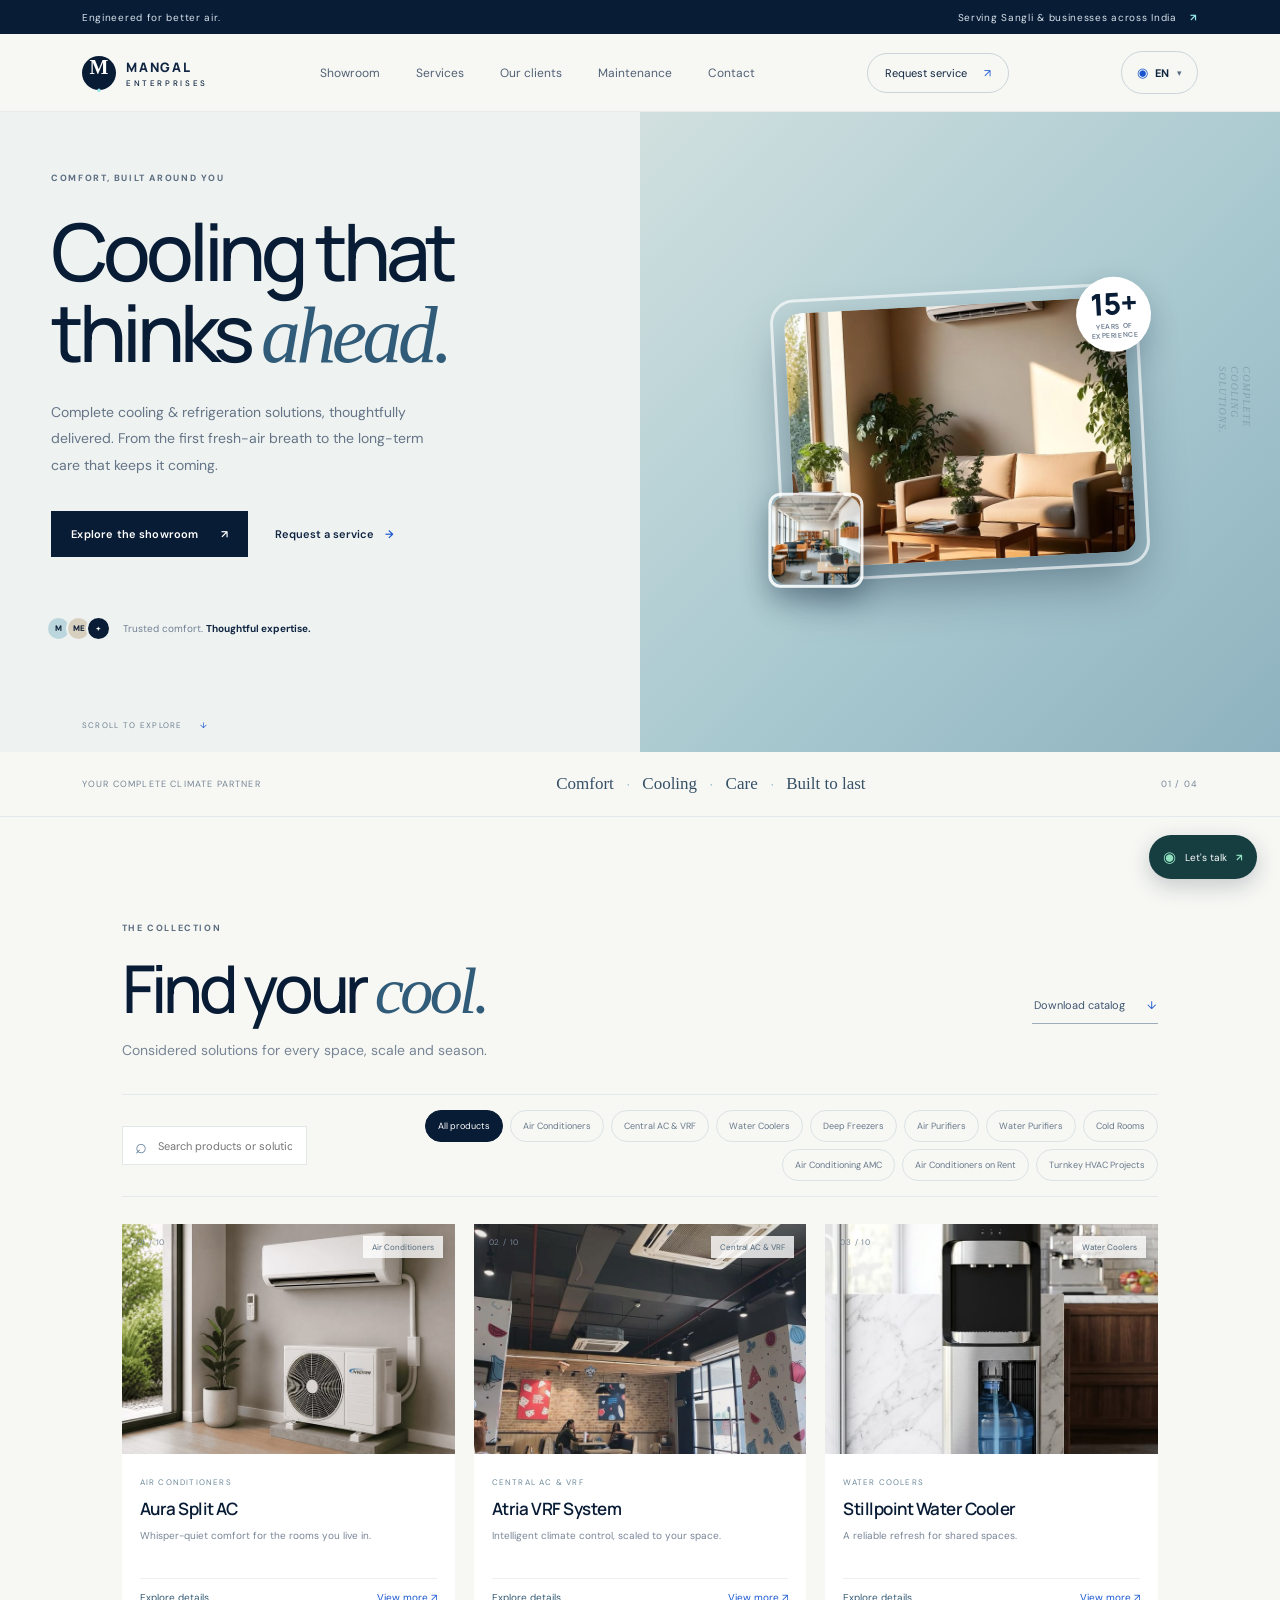
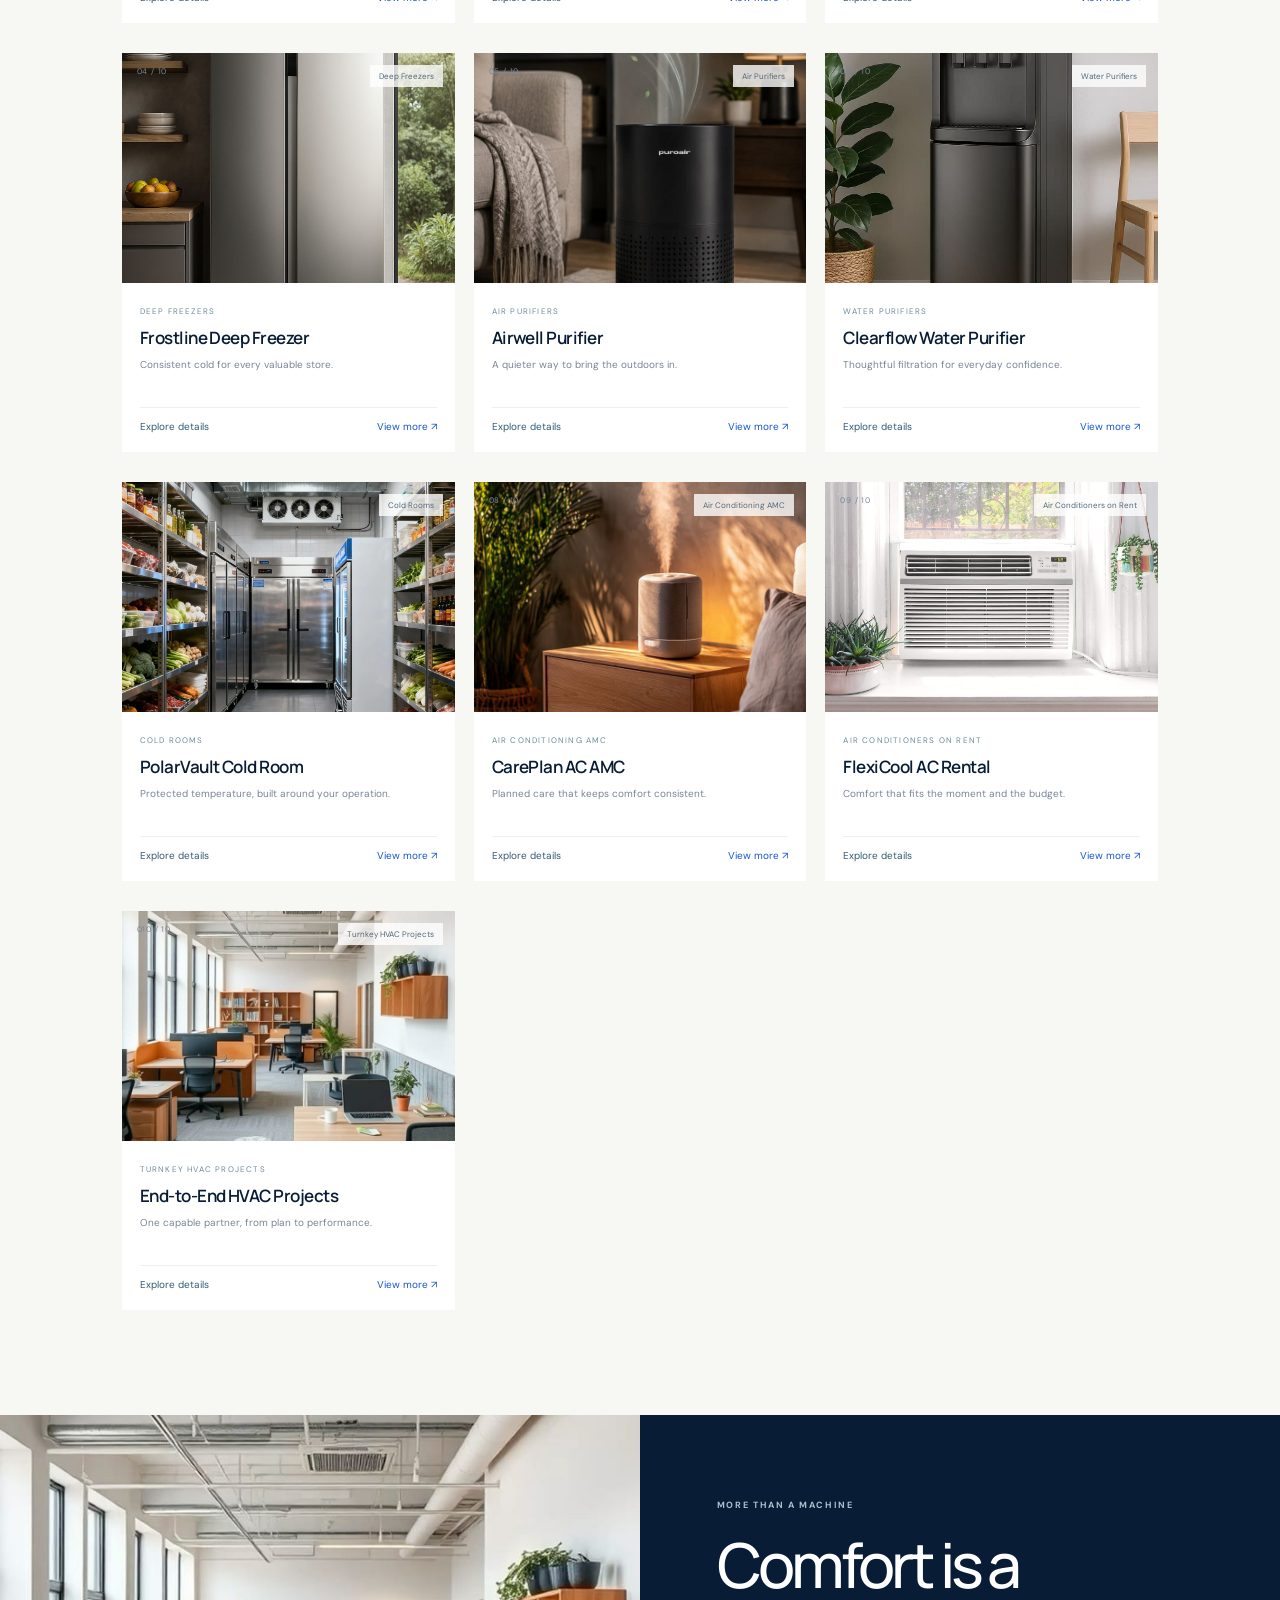
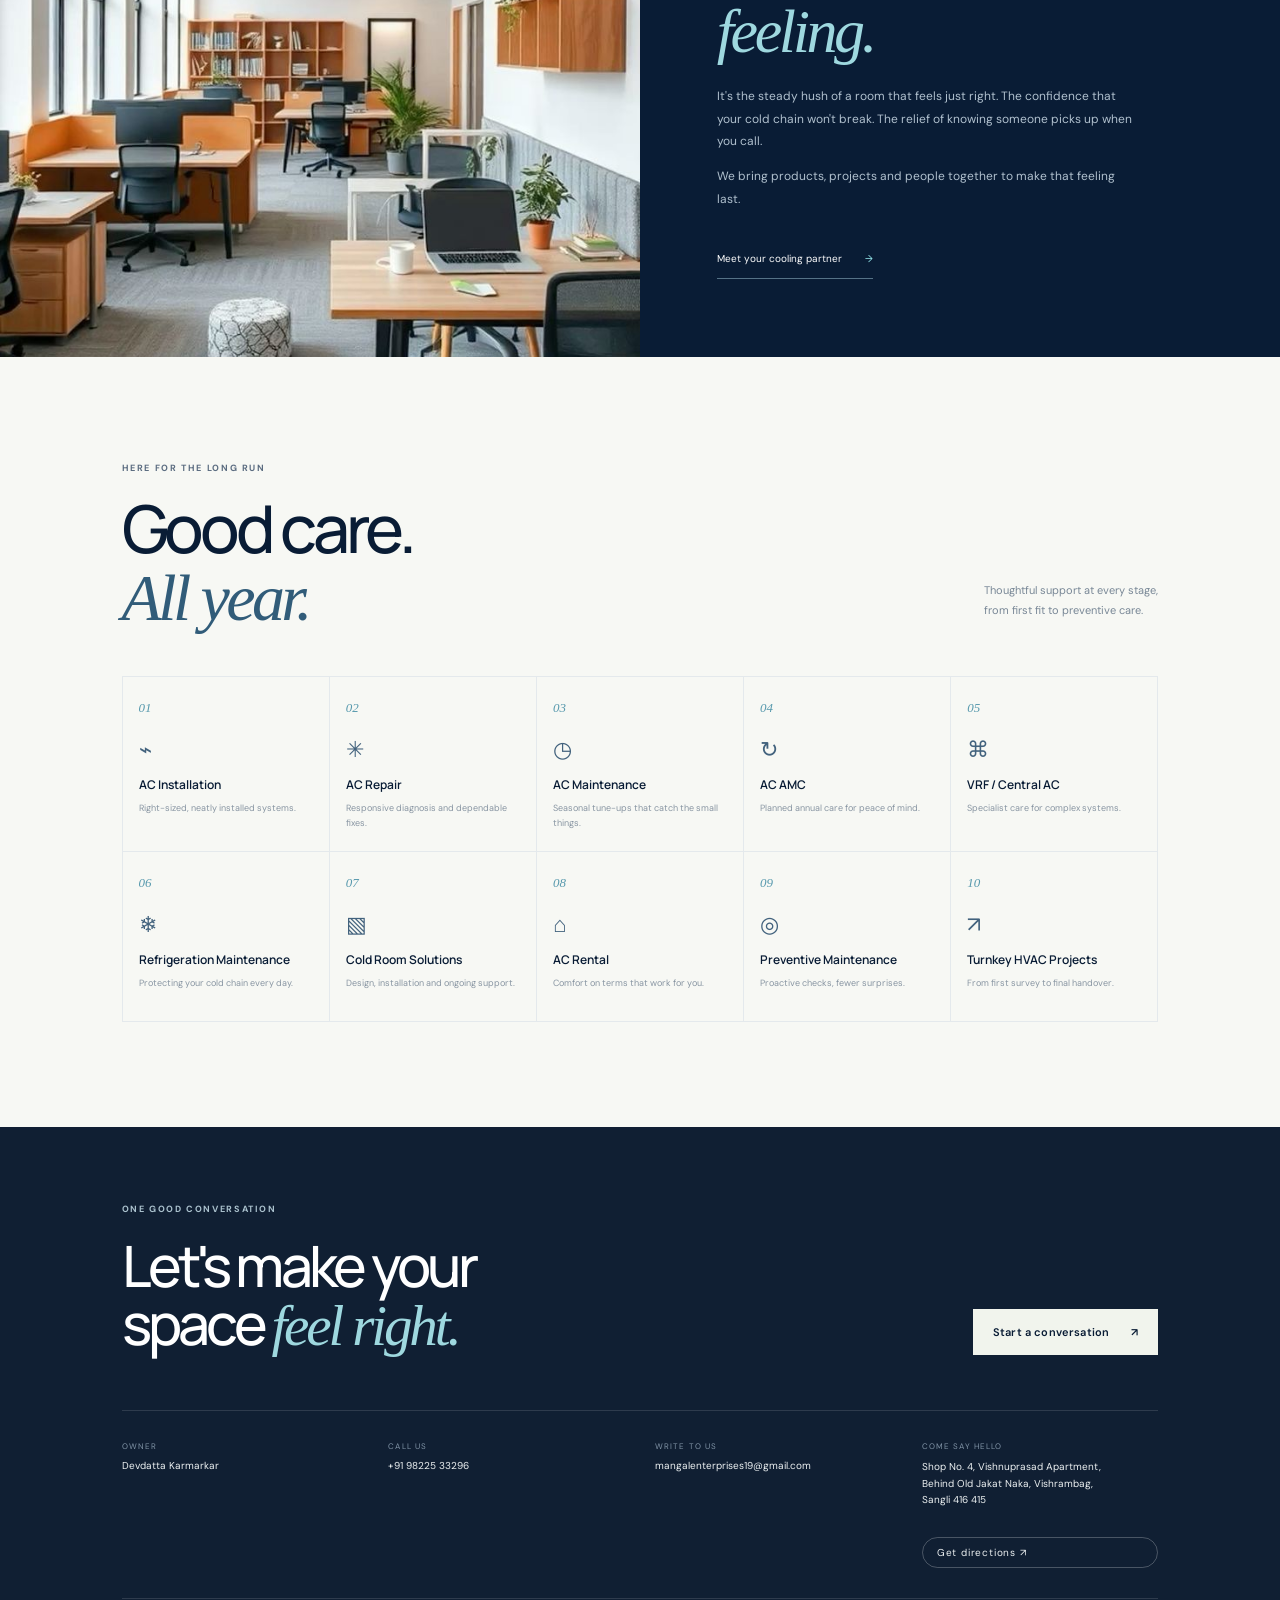
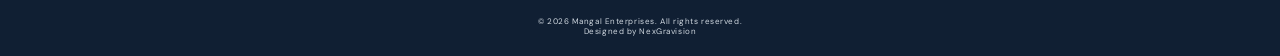
<file: index.html>
﻿<!doctype html>
<html lang="en">
<head>
<meta charset="utf-8"><meta name="viewport" content="width=device-width,initial-scale=1"><meta name="theme-color" content="#071a33">
<meta name="description" content="Mangal Enterprises - complete cooling, refrigeration and HVAC solutions. Explore our product showroom and request a service.">
<title>Mangal Enterprises | Cooling, considered.</title>
<link rel="preconnect" href="https://fonts.googleapis.com"><link rel="preconnect" href="https://fonts.gstatic.com" crossorigin><link href="https://fonts.googleapis.com/css2?family=DM+Sans:wght@400;500;600;700&family=Manrope:wght@400;500;600;700;800&family=Noto+Sans+Devanagari:wght@400;500;600;700&display=swap" rel="stylesheet">
<link rel="stylesheet" href="styles.css"><script defer src="app.js"></script>
</head>
<body>
<div class="topline"><span>Engineered for better air.</span><span>Serving Sangli & businesses across India <b>↗</b></span></div>
<header class="nav"><a class="brand" href="#home"><span class="brandmark">M<span>·</span></span><span class="brandname">MANGAL <small>ENTERPRISES</small></span></a><button class="menu-toggle" aria-label="Open menu">☰</button><nav><a href="#catalog">Showroom</a><a href="#services">Services</a><a href="clients.html">Our clients</a><a href="maintenance.html">Maintenance</a><a href="#contact">Contact</a></nav><a class="nav-cta" href="maintenance.html">Request service <span>↗</span></a><div class="lang-wrap notranslate"><button class="lang-btn" id="lang-btn" aria-haspopup="true" aria-expanded="false" aria-label="Select language"><span class="lang-globe">◉</span><span id="lang-current">EN</span><span class="lang-caret">▾</span></button><div class="lang-menu" id="lang-menu" role="menu"><button data-lang="en" class="active" role="menuitem"><span>English</span><i>✓</i></button><button data-lang="mr" role="menuitem"><span>मराठी</span><i>✓</i></button><button data-lang="hi" role="menuitem"><span>हिन्दी</span><i>✓</i></button></div></div><div id="google_translate_element" class="notranslate" aria-hidden="true"></div></header>
<main>
<section class="hero" id="home"><div class="hero-copy"><div class="eyebrow"> COMFORT, BUILT AROUND YOU</div><h1>Cooling that<br>thinks <em>ahead.</em></h1><p class="hero-intro">Complete cooling & refrigeration solutions, thoughtfully delivered. From the first fresh-air breath to the long-term care that keeps it coming.</p><div class="hero-actions"><a class="button primary" href="#catalog">Explore the showroom <span>↗</span></a><a class="text-link" href="maintenance.html">Request a service <span>→</span></a></div><div class="hero-note"><span class="avatars"><i>M</i><i>ME</i><i>+</i></span><span>Trusted comfort. <b>Thoughtful expertise.</b></span></div></div><div class="hero-art"><div class="hero-frame"><img class="hero-photo" src="images/326e2e2156673f6d4dacec8d44c38861.jpg" alt="Cool, comfortable living room served by Mangal Enterprises" loading="lazy"><div class="hero-frame-border"></div><div class="hero-badge"><span class="hero-badge-num">15+</span><span class="hero-badge-label">Years of<br>Experience</span></div><div class="hero-thumb"><img src="images/dc40385db6985132648f4f833fce5d20.jpg" alt="Mangal Enterprises HVAC installation" loading="lazy"></div></div><span class="hero-side-text">COMPLETE<br>COOLING<br>SOLUTIONS.</span></div><div class="hero-scroll">SCROLL TO EXPLORE <span>↓</span></div></section>
<section class="trust-strip"><span>YOUR COMPLETE CLIMATE PARTNER</span><div>Comfort <b>·</b> Cooling <b>·</b> Care <b>·</b> Built to last</div><span>01 / 04</span></section>
<section class="catalog section" id="catalog"><div class="section-head"><div><div class="eyebrow"> THE COLLECTION</div><h2>Find your <em>cool.</em></h2></div><a class="download-link" href="assets/mangal-enterprises-catalog.pdf" download>Download catalog <span>↓</span></a></div><p class="section-sub">Considered solutions for every space, scale and season.</p><div class="catalog-tools"><div class="searchbox"><span>⌕</span><input id="search" placeholder="Search products or solutions…" aria-label="Search products"></div><div class="filters" id="filters"></div></div><div class="product-grid" id="products"></div></section>
<section class="manifesto"><div class="manifesto-art"><img class="manifesto-photo" src="images/dc40385db6985132648f4f833fce5d20.jpg" alt="Mangal Enterprises HVAC installation" loading="lazy"></div><div class="manifesto-copy"><div class="eyebrow light"> MORE THAN A MACHINE</div><h2>Comfort is a<br><em>feeling.</em></h2><p>It's the steady hush of a room that feels just right. The confidence that your cold chain won't break. The relief of knowing someone picks up when you call.</p><p>We bring products, projects and people together to make that feeling last.</p><a class="light-link" href="#services">Meet your cooling partner <span>→</span></a></div></section>
<section class="services section" id="services"><div class="section-head"><div><div class="eyebrow"> HERE FOR THE LONG RUN</div><h2>Good care.<br><em>All year.</em></h2></div><p class="head-aside">Thoughtful support at every stage,<br>from first fit to preventive care.</p></div><div class="service-grid" id="services-grid"></div></section>
<section class="contact" id="contact"><div class="contact-top"><div><div class="eyebrow light"> ONE GOOD CONVERSATION</div><h2>Let's make your<br>space <em>feel right.</em></h2></div><a class="button cream" id="contact-whatsapp" href="#">Start a conversation <span>↗</span></a></div><div class="contact-bottom"><div><small>OWNER</small><span>Devdatta Karmarkar</span></div><div><small>CALL US</small><a href="tel:+919822533296">+91 98225 33296</a></div><div><small>WRITE TO US</small><a href="mailto:mangalenterprises19@gmail.com">mangalenterprises19@gmail.com</a></div><div class="contact-address"><small>COME SAY HELLO</small><span>Shop No. 4, Vishnuprasad Apartment,<br>Behind Old Jakat Naka, Vishrambag,<br>Sangli 416 415</span></div><div class="contact-map-row"><a class="map-link" href="https://www.google.com/maps/search/?api=1&query=Vishnuprasad+Apartment+Behind+Old+Jakat+Naka+Vishrambag+Sangli+416415" target="_blank" rel="noopener">Get directions ↗</a></div></div><footer><div style="text-align:center"><div>© 2026 Mangal Enterprises. All rights reserved.</div><div>Designed by NexGravision</div></div></footer></section>
</main><a class="whatsapp-float" id="float-whatsapp" href="#" aria-label="Chat on WhatsApp"><span class="wa-icon">◉</span><span>Let's talk</span><b>↗</b></a>
<dialog id="product-dialog"><button class="dialog-close" aria-label="Close">×</button><div id="dialog-content"></div></dialog>
<dialog id="enquiry-dialog"><button class="dialog-close" aria-label="Close">×</button><div class="enquiry-wrap"><div class="eyebrow"> A GOOD PLACE TO START</div><h2>Tell us what<br>you <em>have in mind.</em></h2><p>We’ll help you find the right fit.</p><form id="enquiry-form"><input name="name" required placeholder="Your name"><input name="mobile" required type="tel" placeholder="Mobile number"><input name="email" type="email" placeholder="Email address"><input name="product" readonly><div class="form-row"><input name="quantity" type="number" min="1" value="1" aria-label="Quantity"><input name="location" required placeholder="Your location"></div><textarea name="message" rows="3" placeholder="Tell us a little more…"></textarea><button class="button primary" type="submit">Send enquiry <span>↗</span></button><div class="success enquiry-success" role="status" hidden><span class="success-icon">✓</span><strong>Thanks for reaching out.</strong><p>Your enquiry is ready. Send it to our team on WhatsApp to continue.</p><a class="button primary wa-send" target="_blank" rel="noopener">Continue on WhatsApp ↗</a></div></form></div></dialog>
<script defer src="https://translate.google.com/translate_a/element.js?cb=googleTranslateElementInit"></script>
</body></html>
</file>
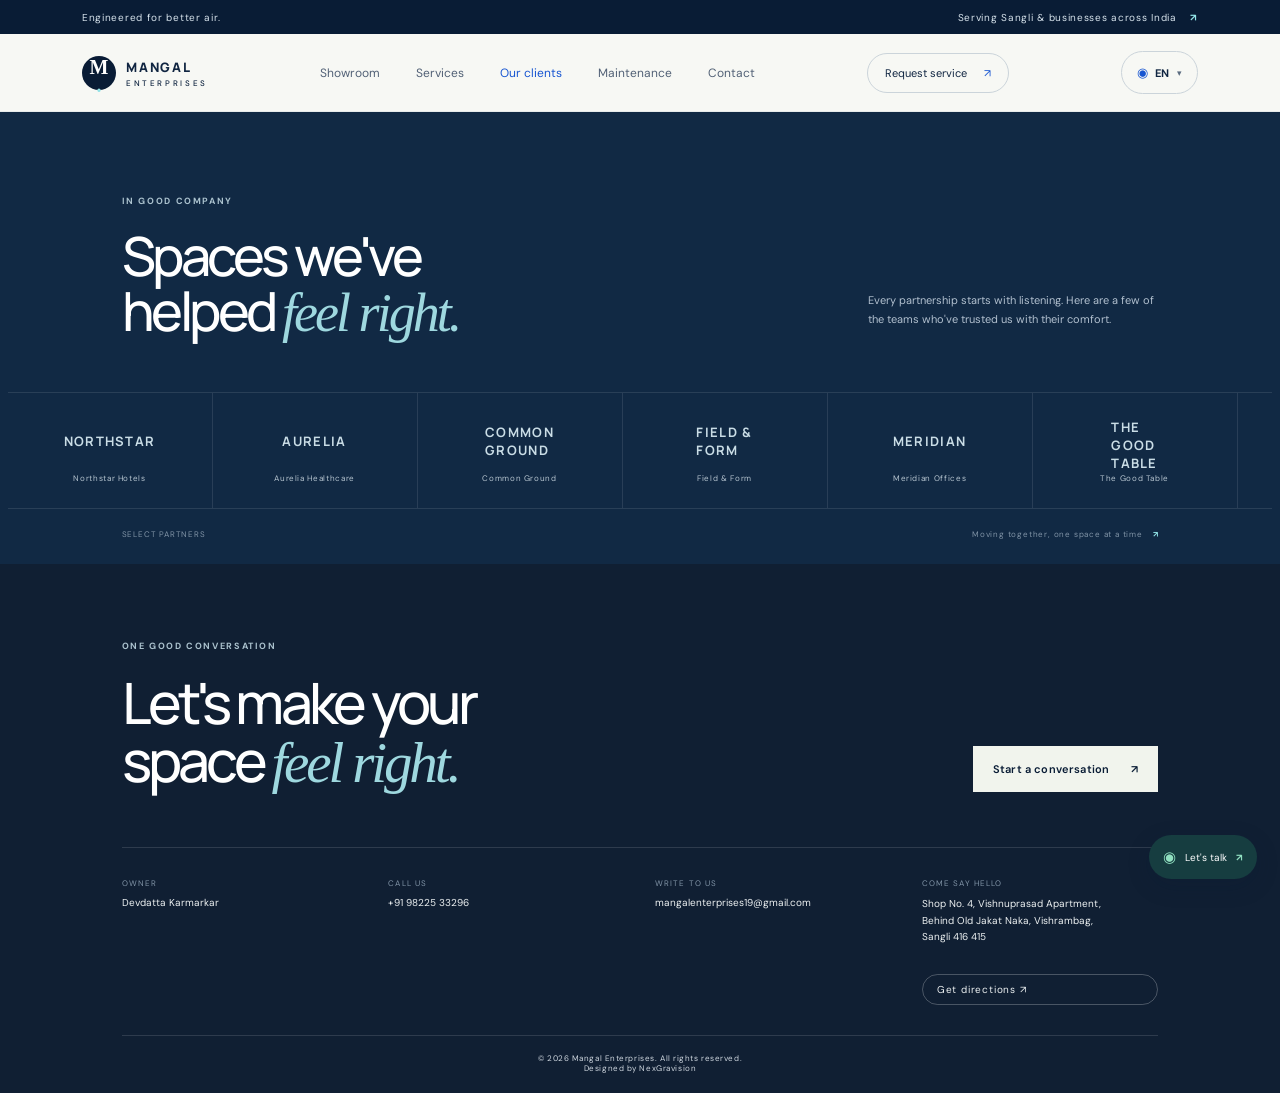
<file: clients.html>
<!doctype html>
<html lang="en">
<head>
<meta charset="utf-8"><meta name="viewport" content="width=device-width,initial-scale=1"><meta name="theme-color" content="#071a33">
<meta name="description" content="Mangal Enterprises - Our clients and trusted partners across India.">
<title>Mangal Enterprises | Our Clients</title>
<link rel="preconnect" href="https://fonts.googleapis.com"><link rel="preconnect" href="https://fonts.gstatic.com" crossorigin><link href="https://fonts.googleapis.com/css2?family=DM+Sans:wght@400;500;600;700&family=Manrope:wght@400;500;600;700;800&family=Noto+Sans+Devanagari:wght@400;500;600;700&display=swap" rel="stylesheet">
<link rel="stylesheet" href="styles.css">
</head>
<body>
<div class="topline"><span>Engineered for better air.</span><span>Serving Sangli & businesses across India <b>↗</b></span></div>
<header class="nav"><a class="brand" href="index.html#home"><span class="brandmark">M<span>·</span></span><span class="brandname">MANGAL <small>ENTERPRISES</small></span></a><button class="menu-toggle" aria-label="Open menu">☰</button><nav><a href="index.html#catalog">Showroom</a><a href="index.html#services">Services</a><a href="clients.html" class="active">Our clients</a><a href="maintenance.html">Maintenance</a><a href="index.html#contact">Contact</a></nav><a class="nav-cta" href="maintenance.html">Request service <span>↗</span></a><div class="lang-wrap notranslate"><button class="lang-btn" id="lang-btn" aria-haspopup="true" aria-expanded="false" aria-label="Select language"><span class="lang-globe">◉</span><span id="lang-current">EN</span><span class="lang-caret">▾</span></button><div class="lang-menu" id="lang-menu" role="menu"><button data-lang="en" class="active" role="menuitem"><span>English</span><i>✓</i></button><button data-lang="mr" role="menuitem"><span>मराठी</span><i>✓</i></button><button data-lang="hi" role="menuitem"><span>हिन्दी</span><i>✓</i></button></div></div><div id="google_translate_element" class="notranslate" aria-hidden="true"></div></header>
<main>
<section class="clients" id="clients" style="padding-top:83px"><div class="clients-head"><div><div class="eyebrow light"> IN GOOD COMPANY</div><h2>Spaces we've<br>helped <em>feel right.</em></h2></div><p>Every partnership starts with listening. Here are a few of the teams who've trusted us with their comfort.</p></div><div class="marquee"><div class="marquee-track" id="client-track"></div></div><div class="clients-foot"><span>SELECT PARTNERS</span><span>Moving together, one space at a time <b>↗</b></span></div></section>
</main>
<section class="contact" id="contact"><div class="contact-top"><div><div class="eyebrow light"> ONE GOOD CONVERSATION</div><h2>Let's make your<br>space <em>feel right.</em></h2></div><a class="button cream" id="contact-whatsapp" href="#">Start a conversation <span>↗</span></a></div><div class="contact-bottom"><div><small>OWNER</small><span>Devdatta Karmarkar</span></div><div><small>CALL US</small><a href="tel:+919822533296">+91 98225 33296</a></div><div><small>WRITE TO US</small><a href="mailto:mangalenterprises19@gmail.com">mangalenterprises19@gmail.com</a></div><div class="contact-address"><small>COME SAY HELLO</small><span>Shop No. 4, Vishnuprasad Apartment,<br>Behind Old Jakat Naka, Vishrambag,<br>Sangli 416 415</span></div><div class="contact-map-row"><a class="map-link" href="https://www.google.com/maps/search/?api=1&query=Vishnuprasad+Apartment+Behind+Old+Jakat+Naka+Vishrambag+Sangli+416415" target="_blank" rel="noopener">Get directions ↗</a></div></div><footer><div style="text-align:center"><div>© 2026 Mangal Enterprises. All rights reserved.</div><div>Designed by NexGravision</div></div></footer></section>
<a class="whatsapp-float" id="float-whatsapp" href="#" aria-label="Chat on WhatsApp"><span class="wa-icon">◉</span><span>Let's talk</span><b>↗</b></a>
<script>
const CONFIG={whatsapp:'919822533296'};
function waUrl(message){return `https://wa.me/${CONFIG.whatsapp}?text=${encodeURIComponent(message)}`}
document.querySelector('#float-whatsapp').href=waUrl('Hello Mangal Enterprises, I would like to know more about your cooling and refrigeration solutions.');
const clients=[['NORTHSTAR','Northstar Hotels'],['AURELIA','Aurelia Healthcare'],['COMMON\nGROUND','Common Ground'],['FIELD &\nFORM','Field & Form'],['MERIDIAN','Meridian Offices'],['THE\nGOOD\nTABLE','The Good Table'],['NORTHSTAR','Northstar Hotels'],['AURELIA','Aurelia Healthcare'],['COMMON\nGROUND','Common Ground'],['FIELD &\nFORM','Field & Form'],['MERIDIAN','Meridian Offices'],['THE\nGOOD\nTABLE','The Good Table']];
document.querySelector('#client-track').innerHTML=clients.map(([logo,name])=>`<div class="client-card"><div class="client-logo"><b>${logo.replaceAll('\n','<br>')}</b></div><span>${name}</span></div>`).join('');
const toggle=document.querySelector('.menu-toggle'),nav=document.querySelector('.nav nav');function setNav(open){nav.classList.toggle('open',open);toggle.setAttribute('aria-expanded',open?'true':'false');toggle.textContent=open?'✕':'☰';document.body.style.overflow=open?'hidden':''}toggle.addEventListener('click',()=>setNav(!nav.classList.contains('open')));nav.querySelectorAll('a').forEach(a=>a.addEventListener('click',()=>setNav(false)));window.addEventListener('resize',()=>{if(window.innerWidth>900)setNav(false)});
</script>
</body></html>
</file>
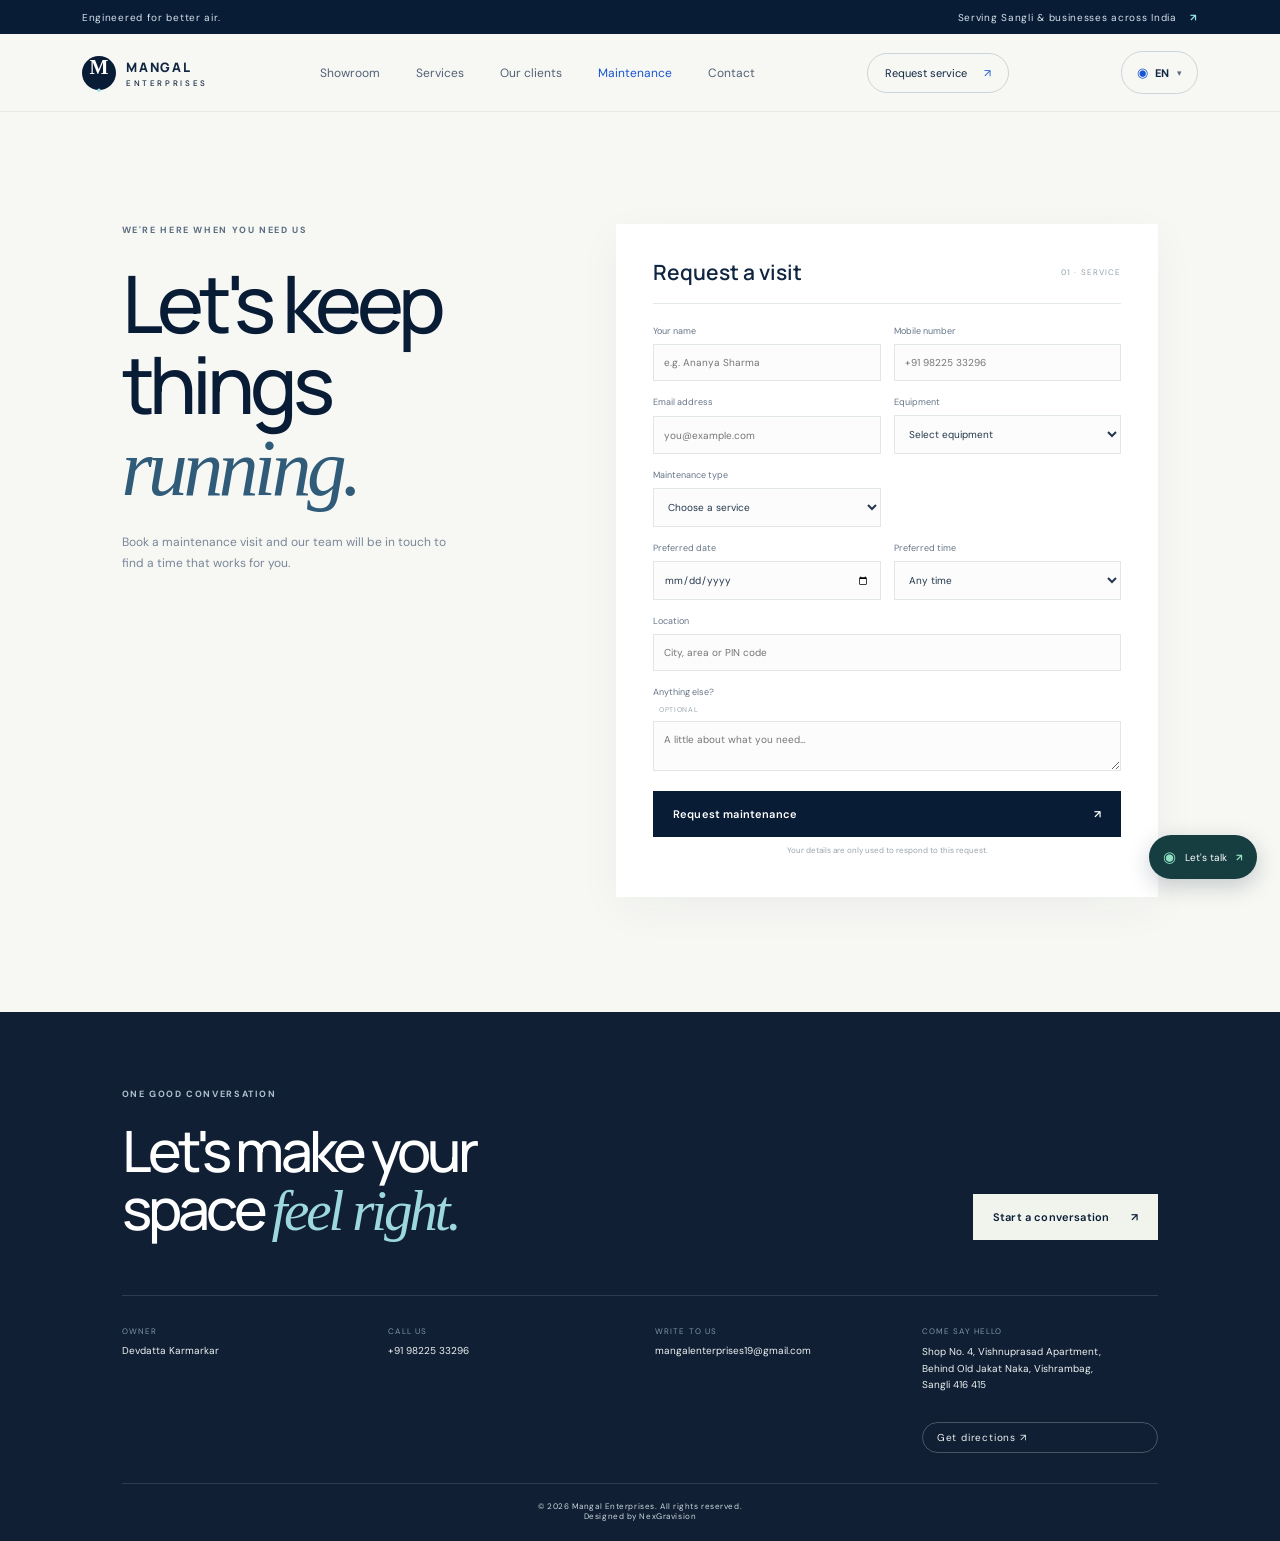
<file: maintenance.html>
<!doctype html>
<html lang="en">
<head>
<meta charset="utf-8"><meta name="viewport" content="width=device-width,initial-scale=1"><meta name="theme-color" content="#071a33">
<meta name="description" content="Mangal Enterprises - Request maintenance service for your cooling and HVAC equipment.">
<title>Mangal Enterprises | Request a Visit</title>
<link rel="preconnect" href="https://fonts.googleapis.com"><link rel="preconnect" href="https://fonts.gstatic.com" crossorigin><link href="https://fonts.googleapis.com/css2?family=DM+Sans:wght@400;500;600;700&family=Manrope:wght@400;500;600;700;800&family=Noto+Sans+Devanagari:wght@400;500;600;700&display=swap" rel="stylesheet">
<link rel="stylesheet" href="styles.css">
<style>
.maint-page{min-height:100vh;display:grid;grid-template-columns:.85fr 1.15fr;gap:9%;align-items:start;padding:112px 9.5% 80px}
.maint-page .maintenance-copy{position:sticky;top:120px}
.maint-page .maintenance h2,.maint-page h2{font:500 clamp(48px,6.2vw,82px)/1.02 Manrope,sans-serif;letter-spacing:-.065em;margin:27px 0 23px;color:var(--navy)}
.maint-page .maintenance-copy>p{max-width:335px;font-size:12px;line-height:1.8;color:#798697;margin:22px 0 34px}
.maint-page .service-promise{display:flex;gap:14px;padding:16px 0;border-top:1px solid var(--line);max-width:360px}
.maint-page .service-promise>b{font:italic 13px var(--serif);color:#4f8fa3}
.maint-page .service-promise span{display:grid;gap:5px}
.maint-page .service-promise strong{font-size:10px}
.maint-page .service-promise small{font-size:9px;color:#8793a0}
.maint-page .maintenance-photo{width:100%;height:210px;object-fit:cover;border-radius:14px;margin-top:22px;display:block}
.maint-page .form-card{background:white;padding:34px 37px;box-shadow:0 12px 42px #1129440b;position:relative}
.maint-page .form-heading{display:flex;align-items:center;justify-content:space-between;border-bottom:1px solid var(--line);padding-bottom:17px;margin-bottom:21px}
.maint-page .form-heading h3{font:600 21px Manrope;margin:0}
.maint-page .form-heading>span{font-size:8px;letter-spacing:.14em;color:#91a0ab}
.maint-page .form-grid{display:grid;grid-template-columns:1fr 1fr;gap:15px 13px}
.maint-page .form-grid>label,.maint-page .form-row label{font-size:9px;color:#657587;display:grid;gap:7px}
.maint-page .form-grid input,.maint-page .form-grid select,.maint-page .form-grid textarea{width:100%;border:1px solid #e1e6e8;background:#fbfcfb;padding:11px 10px;outline:0;font-size:10px;color:#24374c;border-radius:0}
.maint-page .form-grid input:focus,.maint-page .form-grid select:focus,.maint-page .form-grid textarea:focus{border-color:#76a9b7}
.maint-page .form-grid>label:nth-last-child(1),.maint-page .form-grid>label:nth-last-child(2){grid-column:1/-1}
.maint-page .form-grid .form-row{grid-column:1/-1;display:grid;grid-template-columns:1fr 1fr;gap:13px}
.maint-page .form-grid textarea{resize:vertical}
.maint-page .optional{font-size:7px;color:#9aa7af;margin-left:6px;letter-spacing:.1em}
.maint-page .submit{width:100%;margin-top:20px}
.maint-page .form-privacy{font-size:8px;color:#9aa5ad;text-align:center}
.maint-page .success{background:#eff7f3;border:1px solid #d4e9dc;padding:18px;margin-top:17px;color:#254838}
.maint-page .success-icon{width:24px;height:24px;border-radius:50%;background:#d2e9dc;display:inline-grid;place-items:center;margin-right:9px}
.maint-page .success strong{font:600 14px Manrope}
.maint-page .success p{font-size:10px;line-height:1.6}
.maint-page .success[hidden]{display:none}
.maint-page .success .text-link{border:0;background:none;color:#1b6447;cursor:pointer;padding:6px 0}
@media(max-width:900px){.maint-page{gap:5%;padding-left:7%;padding-right:7%}.maint-page .form-card{padding:28px 25px}}
@media(max-width:640px){.maint-page{grid-template-columns:1fr;padding:70px 6% 60px;gap:28px}.maint-page .maintenance-copy{position:static}.maint-page h2{font-size:48px}.maint-page .maintenance-copy>p{font-size:11px;margin:16px 0 22px}.maint-page .service-promise{padding:12px 0}.maint-page .form-card{padding:24px 18px}.maint-page .form-heading h3{font-size:18px}.maint-page .form-grid{gap:12px 9px}.maint-page .form-grid input,.maint-page .form-grid select,.maint-page .form-grid textarea{padding:10px 8px;font-size:9px}}
</style>
</head>
<body>
<div class="topline"><span>Engineered for better air.</span><span>Serving Sangli & businesses across India <b>↗</b></span></div>
<header class="nav"><a class="brand" href="index.html#home"><span class="brandmark">M<span>·</span></span><span class="brandname">MANGAL <small>ENTERPRISES</small></span></a><button class="menu-toggle" aria-label="Open menu">☰</button><nav><a href="index.html#catalog">Showroom</a><a href="index.html#services">Services</a><a href="clients.html">Our clients</a><a href="maintenance.html" class="active">Maintenance</a><a href="index.html#contact">Contact</a></nav><a class="nav-cta" href="maintenance.html">Request service <span>↗</span></a><div class="lang-wrap notranslate"><button class="lang-btn" id="lang-btn" aria-haspopup="true" aria-expanded="false" aria-label="Select language"><span class="lang-globe">◉</span><span id="lang-current">EN</span><span class="lang-caret">▾</span></button><div class="lang-menu" id="lang-menu" role="menu"><button data-lang="en" class="active" role="menuitem"><span>English</span><i>✓</i></button><button data-lang="mr" role="menuitem"><span>मराठी</span><i>✓</i></button><button data-lang="hi" role="menuitem"><span>हिन्दी</span><i>✓</i></button></div></div><div id="google_translate_element" class="notranslate" aria-hidden="true"></div></header>
<main>
<div class="maint-page">
<div class="maintenance-copy">
<div class="eyebrow"> WE'RE HERE WHEN YOU NEED US</div>
<h2>Let's keep<br>things <em>running.</em></h2>
<p>Book a maintenance visit and our team will be in touch to find a time that works for you.</p>

</div>
<form class="form-card" id="maintenance-form">
<div class="form-heading"><h3>Request a visit</h3><span>01 · SERVICE</span></div>
<div class="form-grid">
<label>Your name<input name="name" required placeholder="e.g. Ananya Sharma"></label>
<label>Mobile number<input name="mobile" type="tel" required pattern="[0-9+() -]{8,18}" placeholder="+91 98225 33296"></label>
<label>Email address<input name="email" type="email" placeholder="you@example.com"></label>
<label>Equipment<select name="equipment" required><option value="">Select equipment</option><option>Air Conditioner</option><option>Central AC</option><option>VRF</option><option>Water Cooler</option><option>Deep Freezer</option><option>Air Purifier</option><option>Water Purifier</option><option>Cold Room</option><option>Other</option></select></label>
<label>Maintenance type<select name="type" required><option value="">Choose a service</option><option>Regular Maintenance</option><option>Repair</option><option>AMC Service</option><option>Emergency Service</option><option>Installation</option><option>Inspection</option></select></label>
<div class="form-row"><label>Preferred date<input type="date" name="date"></label><label>Preferred time<select name="time"><option value="">Any time</option><option>Morning (9 am–12 pm)</option><option>Afternoon (12–4 pm)</option><option>Evening (4–7 pm)</option></select></label></div>
<label>Location<input name="location" required placeholder="City, area or PIN code"></label>
<label>Anything else? <span class="optional">OPTIONAL</span><textarea name="notes" rows="2" placeholder="A little about what you need…"></textarea></label>
</div>
<button class="button primary submit" type="submit">Request maintenance <span>↗</span></button>
<p class="form-privacy">Your details are only used to respond to this request.</p>
<div class="success" role="status" hidden><span class="success-icon">✓</span><strong>Request received.</strong><p>Thank you, our team will be in touch to coordinate your visit.</p><button type="button" class="text-link reset-form">Send another request →</button></div>
</form>
</div>
</main>
<section class="contact" id="contact"><div class="contact-top"><div><div class="eyebrow light"> ONE GOOD CONVERSATION</div><h2>Let's make your<br>space <em>feel right.</em></h2></div><a class="button cream" id="contact-whatsapp" href="#">Start a conversation <span>↗</span></a></div><div class="contact-bottom"><div><small>OWNER</small><span>Devdatta Karmarkar</span></div><div><small>CALL US</small><a href="tel:+919822533296">+91 98225 33296</a></div><div><small>WRITE TO US</small><a href="mailto:mangalenterprises19@gmail.com">mangalenterprises19@gmail.com</a></div><div class="contact-address"><small>COME SAY HELLO</small><span>Shop No. 4, Vishnuprasad Apartment,<br>Behind Old Jakat Naka, Vishrambag,<br>Sangli 416 415</span></div><div class="contact-map-row"><a class="map-link" href="https://www.google.com/maps/search/?api=1&query=Vishnuprasad+Apartment+Behind+Old+Jakat+Naka+Vishrambag+Sangli+416415" target="_blank" rel="noopener">Get directions ↗</a></div></div><footer><div style="text-align:center"><div>© 2026 Mangal Enterprises. All rights reserved.</div><div>Designed by NexGravision</div></div></footer></section>
<a class="whatsapp-float" id="float-whatsapp" href="#" aria-label="Chat on WhatsApp"><span class="wa-icon">◉</span><span>Let's talk</span><b>↗</b></a>
<script>
const CONFIG={whatsapp:'919822533296',phone:'+91 98225 33296',email:'mangalenterprises19@gmail.com'};
function waUrl(message){return `https://wa.me/${CONFIG.whatsapp}?text=${encodeURIComponent(message)}`}
document.querySelector('#float-whatsapp').href=waUrl('Hello Mangal Enterprises, I would like to know more about your cooling and refrigeration solutions.');
const mf=document.querySelector('#maintenance-form');let maintenanceOpening=false;
mf.addEventListener('submit',e=>{e.preventDefault();if(maintenanceOpening||!mf.reportValidity())return;const data=Object.fromEntries(new FormData(mf));const date=data.date?new Intl.DateTimeFormat(undefined,{day:'numeric',month:'long',year:'numeric'}).format(new Date(`${data.date}T00:00:00`)):'';const time=data.time||'';const notes=data.notes?.trim();const schedule=`I require a ${data.type} service${date?` on ${date}`:''}${time?`${date?',':''} preferably in the ${time}`:''}. The service location is ${data.location}.`;const message=['Hello Mangal Enterprises','','My name is ${data.name}. I would like to request a maintenance service for my ${data.equipment}.','',schedule,'',...(notes?[`Additional information: ${notes}${/[.!?]$/.test(notes)?'':'.'}`,'']:[]),'','Please contact me to confirm the service appointment and further details.','','Thank you.'].join('\n');const url=waUrl(message);maintenanceOpening=true;const submit=mf.querySelector('.submit');submit.disabled=true;const whatsappWindow=window.open(url,'_blank');if(whatsappWindow){whatsappWindow.opener=null;}else{const status=mf.querySelector('.success');status.replaceChildren();const text=document.createElement('p');text.textContent='WhatsApp could not be opened automatically. Use the link below to continue with your prefilled request.';const link=document.createElement('a');link.href=url;link.target='_blank';link.rel='noopener';link.className='text-link';link.textContent='Open WhatsApp ↗';status.append(text,link);status.hidden=false;submit.disabled=false;maintenanceOpening=false}});
document.querySelectorAll('.reset-form').forEach(b=>b.addEventListener('click',()=>{mf.reset();mf.querySelector('.success').hidden=true;mf.querySelector('.submit').hidden=false;mf.querySelector('.submit').disabled=false;maintenanceOpening=false}));
const toggle=document.querySelector('.menu-toggle'),nav=document.querySelector('.nav nav');function setNav(open){nav.classList.toggle('open',open);toggle.setAttribute('aria-expanded',open?'true':'false');toggle.textContent=open?'✕':'☰';document.body.style.overflow=open?'hidden':''}toggle.addEventListener('click',()=>setNav(!nav.classList.contains('open')));nav.querySelectorAll('a').forEach(a=>a.addEventListener('click',()=>setNav(false)));window.addEventListener('resize',()=>{if(window.innerWidth>900)setNav(false)});
</script>
</body></html>
</file>
<file: styles.css>
:root{--navy:#091c35;--ink:#102541;--blue:#1755d1;--cyan:#91e3e7;--paper:#f7f8f4;--muted:#718095;--line:#e4e9ec;--white:#fff;--serif:Georgia,'Times New Roman',serif}*{box-sizing:border-box}html{scroll-behavior:smooth;scroll-padding-top:90px}body{margin:0;background:var(--paper);color:var(--ink);font-family:'DM Sans',sans-serif;font-size:14px;-webkit-font-smoothing:antialiased}a{color:inherit;text-decoration:none}button,input,select,textarea{font:inherit}.topline{height:34px;background:var(--navy);color:#d7e3ec;display:flex;justify-content:space-between;align-items:center;padding:0 6.4%;font-size:10px;letter-spacing:.07em}.topline b{color:var(--cyan);margin-left:10px}.nav{height:78px;padding:0 6.4%;display:flex;align-items:center;justify-content:space-between;background:var(--paper);position:sticky;top:0;z-index:5;border-bottom:1px solid #e7ebea}.brand{display:flex;align-items:center;gap:10px}.brandmark{width:34px;height:34px;background:var(--navy);color:white;border-radius:50%;display:grid;place-items:center;font:700 20px var(--serif);position:relative}.brandmark span{color:var(--cyan)}.brandname{font:800 13px Manrope,sans-serif;letter-spacing:.14em}.brandname small{display:block;font:500 8px 'DM Sans';letter-spacing:.33em;margin-top:2px}.nav nav{display:flex;gap:36px;color:#526176;font-size:12px}.nav nav a:hover,.nav nav a.active,.text-link:hover{color:var(--blue)}.nav-cta{font-size:11px;border:1px solid #cbd4da;border-radius:30px;padding:12px 17px}.nav-cta span{color:var(--blue);margin-left:14px}.menu-toggle{display:none}.hero{min-height:620px;display:grid;grid-template-columns:1fr 1fr;background:#eef2f1;position:relative;overflow:hidden}.hero-copy{padding:60px 4vw 60px 8%;position:relative;z-index:1}.eyebrow{font-size:9px;letter-spacing:.18em;color:#5b6c80;font-weight:700;display:flex;align-items:center}.hero h1,.section h2,.clients h2,.contact h2,.maintenance h2,.manifesto h2{font:500 clamp(48px,6.2vw,82px)/1.02 Manrope,sans-serif;letter-spacing:-.065em;margin:27px 0 23px;color:var(--navy)}h1 em,h2 em{font-family:var(--serif);font-weight:400;color:#315c79;letter-spacing:-.055em}.hero-intro{max-width:390px;color:#657486;font-size:14px;line-height:1.9}.hero-actions{display:flex;align-items:center;gap:27px;margin-top:32px}.button{display:inline-flex;align-items:center;justify-content:space-between;border:0;cursor:pointer;font-size:11px;font-weight:600;letter-spacing:.015em;padding:16px 20px;transition:.25s transform,.25s background}.button:hover{transform:translateY(-2px)}.button span{margin-left:22px}.primary{background:var(--navy);color:white}.primary:hover{background:#17417b}.text-link{font-size:11px;font-weight:600}.text-link span{color:var(--blue);margin-left:8px}.hero-note{display:flex;align-items:center;gap:12px;margin-top:59px;font-size:10px;color:#728095}.hero-note b{color:var(--ink)}.avatars{display:flex}.avatars i{width:25px;height:25px;border:2px solid #eef2f1;border-radius:50%;display:grid;place-items:center;background:#bbd6dc;color:var(--navy);font:700 8px 'DM Sans';font-style:normal;margin-left:-5px}.avatars i:nth-child(2){background:#d8d0bf}.avatars i:nth-child(3){background:var(--navy);color:white}.hero-art{background:linear-gradient(135deg,#d1e0df,#a9c9d0 55%,#8eb2bf);position:relative;overflow:hidden;min-height:600px;display:flex;align-items:center;justify-content:center;padding:40px 20px}.orb{position:absolute;width:320px;height:320px;border:1px solid #ffffff6b;border-radius:50%;left:20%;top:-5%;box-shadow:0 0 0 25px #ffffff15,0 0 0 60px #ffffff12,0 0 0 100px #ffffff07}.hero-sun{position:absolute;width:200px;height:200px;border-radius:50%;background:linear-gradient(140deg,#f2eddf,#d8e2d8);top:5%;left:38%;box-shadow:0 30px 80px #68899b45}.hero-machine{position:absolute;z-index:1;width:min(65%,350px);height:220px;top:28%;left:18%;background:linear-gradient(155deg,#fdfdfb,#e8e9e4 60%,#d4d9d8);border-radius:4px 4px 14px 14px;box-shadow:0 34px 55px #315c793e,inset 0 1px white;transform:rotate(-3deg);padding:22px 25px}.machine-label{font:800 10px Manrope;letter-spacing:.18em;color:#667584}.machine-label span{color:#53a6bb;font-size:7px;margin-left:4px}.machine-slats{position:absolute;right:30px;bottom:42px;display:flex;gap:5px}.machine-slats i{display:block;width:2px;height:22px;background:#a9b2b1;border-radius:4px}.machine-status{position:absolute;bottom:16px;left:25px;font-size:7px;letter-spacing:.16em;color:#869091}.machine-status i{width:4px;height:4px;border-radius:50%;display:inline-block;background:#6baea5;margin-right:6px}.hero-caption{position:absolute;top:7%;left:7%;right:7%;display:flex;justify-content:space-between;color:#53707a;font-size:8px;letter-spacing:.16em}.art-stamp{position:absolute;right:5%;top:35%;font:italic 13px/1.3 var(--serif);letter-spacing:.06em;color:#f7f8ef;transform:rotate(8deg)}.art-index{position:absolute;bottom:10%;right:9%;font-size:8px;letter-spacing:.16em;color:#416470}.hero-scroll{position:absolute;bottom:22px;left:6.4%;font-size:8px;letter-spacing:.16em;color:#708092}.hero-scroll span{margin-left:14px;color:var(--blue)}.trust-strip{padding:22px 6.4%;display:flex;justify-content:space-between;align-items:center;border-bottom:1px solid var(--line);color:#778697;font-size:9px;letter-spacing:.13em}.trust-strip div{font:500 17px var(--serif);letter-spacing:0;color:#365066}.trust-strip b{color:#64a7b5;font:12px 'DM Sans';padding:0 9px}.section{padding:105px 9.5%}.section-head{display:flex;justify-content:space-between;align-items:end}.section h2,.clients h2,.contact h2,.maintenance h2{font-size:clamp(42px,5.2vw,66px);margin:21px 0 0}.download-link{border-bottom:1px solid #9daeba;padding:11px 2px;color:#405671;font-size:11px}.download-link span{margin-left:19px;color:var(--blue)}.section-sub{color:#778595;margin:17px 0 35px}.catalog-tools{display:flex;align-items:center;justify-content:space-between;gap:18px;border-top:1px solid var(--line);border-bottom:1px solid var(--line);padding:15px 0;margin-bottom:27px}.searchbox{height:39px;width:240px;border:1px solid #e2e7e8;background:white;display:flex;align-items:center;padding:0 12px;gap:9px}.searchbox span{font-size:20px;color:#66819a}.searchbox input{border:0;outline:0;min-width:0;font-size:11px;width:100%;background:transparent}.filters{display:flex;gap:7px;flex-wrap:wrap;justify-content:end}.filter{border:1px solid #dce2e5;background:transparent;padding:9px 12px;border-radius:22px;color:#68788a;font-size:9px;cursor:pointer;white-space:nowrap}.filter.active,.filter:hover{background:var(--navy);border-color:var(--navy);color:white}.product-grid{display:grid;grid-template-columns:repeat(3,1fr);gap:30px 19px}.product-card{background:#fff;transition:transform .25s,box-shadow .25s;cursor:pointer;min-width:0}.product-card:hover{transform:translateY(-5px);box-shadow:0 18px 36px #18344d14}.product-count{position:absolute;top:13px;left:15px;font-size:8px;color:#778697;letter-spacing:.1em}.product-tag{position:absolute;top:12px;right:12px;background:#ffffffc9;padding:6px 9px;font-size:8px;color:#52687a}.product-content{padding:17px 18px 19px}.product-category{font-size:8px;letter-spacing:.15em;color:#6d8a9b;text-transform:uppercase}.product-content h3{font:600 17px Manrope;margin:8px 0;color:var(--navy);letter-spacing:-.03em}.product-content p{font-size:10px;color:#798697;line-height:1.65;min-height:34px;margin:0}.product-foot{margin-top:16px;padding-top:12px;border-top:1px solid #edf0f0;display:flex;justify-content:space-between;font-size:10px;color:#345b75}.product-foot span:last-child{color:var(--blue)}.empty-state{grid-column:1/-1;text-align:center;padding:60px;color:#66788a}.manifesto{background:var(--navy);color:white;display:grid;grid-template-columns:1fr 1fr;min-height:475px}.manifesto-art{background:var(--navy);position:relative;overflow:hidden;display:grid;place-items:center}.manifesto-ring{width:270px;height:270px;border-radius:50%;border:1px solid #a7dde27a;box-shadow:0 0 0 32px #91e3e70d,0 0 0 74px #91e3e70a,0 0 0 118px #91e3e707}.manifesto-art>span{position:absolute;font:italic 25px/1.1 var(--serif);color:#b9dce0;letter-spacing:.06em;transform:rotate(-8deg);text-align:center}.manifesto-art>b{position:absolute;bottom:30px;left:35px;font:400 42px var(--serif);color:#6fa9b8}.manifesto-copy{padding:84px 12% 78px}.eyebrow.light{color:#abc2ce}.eyebrow.light i{background:var(--cyan)}.manifesto h2{color:white;font-size:62px;margin:22px 0}.manifesto h2 em,.clients h2 em,.contact h2 em{color:#9ed8df}.manifesto-copy p{max-width:420px;color:#b0c0ce;font-size:12px;line-height:1.9}.light-link{display:inline-block;border-bottom:1px solid #557286;padding:13px 0;margin-top:16px;color:white;font-size:10px}.light-link span{color:var(--cyan);margin-left:20px}.services .section-head{align-items:end;margin-bottom:45px}.head-aside{font-size:11px;line-height:1.8;color:#788796}.service-grid{display:grid;grid-template-columns:repeat(5,1fr);border-top:1px solid var(--line);border-left:1px solid var(--line)}.service-card{min-height:170px;padding:21px 16px;border-right:1px solid var(--line);border-bottom:1px solid var(--line);transition:background .25s}.service-card:hover{background:white}.service-num{font:italic 13px var(--serif);color:#5799ad}.service-icon{display:block;font-size:22px;margin:19px 0 12px;color:#42627d}.service-card h3{font:600 12px Manrope;margin:0;color:var(--navy)}.service-card p{font-size:9px;line-height:1.6;color:#8895a2;margin:8px 0 0}.clients{background:#112944;color:white;padding:83px 9.5% 25px;overflow:hidden}.clients-head{display:flex;justify-content:space-between;align-items:end}.clients h2{color:white;font-size:54px;margin:21px 0 0}.clients-head>p{max-width:290px;color:#b2c0cf;font-size:11px;line-height:1.8}.marquee{margin:51px -11% 0;overflow:hidden;border-top:1px solid #ffffff1a;border-bottom:1px solid #ffffff1a}.marquee-track{width:max-content;display:flex;animation:marquee 36s linear infinite}.marquee:hover .marquee-track{animation-play-state:paused}@keyframes marquee{to{transform:translateX(-50%)}}.client-card{width:205px;height:115px;border-right:1px solid #ffffff1a;display:flex;align-items:center;justify-content:center;flex-direction:column;gap:10px;color:white}.client-logo{width:118px;height:45px;display:grid;place-items:center}.client-logo img{max-height:45px;max-width:118px;object-fit:contain}.client-logo b{font:700 13px Manrope;letter-spacing:.1em;color:#cadde6}.client-card>span{font-size:8px;letter-spacing:.08em;color:#b7c5d0}.clients-foot{display:flex;justify-content:space-between;padding-top:20px;color:#8194a7;font-size:8px;letter-spacing:.1em}.clients-foot b{color:var(--cyan);margin-left:7px}.maintenance{display:grid;grid-template-columns:.85fr 1.15fr;gap:9%;align-items:start;padding-top:112px;padding-bottom:112px}.maintenance-copy{position:sticky;top:120px}.maintenance h2{font-size:60px}.maintenance-copy>p{max-width:335px;font-size:12px;line-height:1.8;color:#798697;margin:22px 0 34px}.service-promise{display:flex;gap:14px;padding:16px 0;border-top:1px solid var(--line);max-width:360px}.service-promise>b{font:italic 13px var(--serif);color:#4f8fa3}.service-promise span{display:grid;gap:5px}.service-promise strong{font-size:10px}.service-promise small{font-size:9px;color:#8793a0}.form-card{background:white;padding:34px 37px;box-shadow:0 12px 42px #1129440b;position:relative}.form-heading{display:flex;align-items:center;justify-content:space-between;border-bottom:1px solid var(--line);padding-bottom:17px;margin-bottom:21px}.form-heading h3{font:600 21px Manrope;margin:0}.form-heading>span{font-size:8px;letter-spacing:.14em;color:#91a0ab}.form-grid{display:grid;grid-template-columns:1fr 1fr;gap:15px 13px}.form-grid>label,.form-row label{font-size:9px;color:#657587;display:grid;gap:7px}.form-grid input,.form-grid select,.form-grid textarea,.enquiry-wrap input,.enquiry-wrap textarea{width:100%;border:1px solid #e1e6e8;background:#fbfcfb;padding:11px 10px;outline:0;font-size:10px;color:#24374c;border-radius:0}.form-grid input:focus,.form-grid select:focus,.form-grid textarea:focus,.enquiry-wrap input:focus,.enquiry-wrap textarea:focus{border-color:#76a9b7}.form-grid>label:nth-last-child(1),.form-grid>label:nth-last-child(2){grid-column:1/-1}.form-grid .form-row{grid-column:1/-1;display:grid;grid-template-columns:1fr 1fr;gap:13px}.form-grid textarea{resize:vertical}.optional{font-size:7px;color:#9aa7af;margin-left:6px;letter-spacing:.1em}.submit{width:100%;margin-top:20px}.form-privacy{font-size:8px;color:#9aa5ad;text-align:center}.success{background:#eff7f3;border:1px solid #d4e9dc;padding:18px;margin-top:17px;color:#254838}.success-icon{width:24px;height:24px;border-radius:50%;background:#d2e9dc;display:inline-grid;place-items:center;margin-right:9px}.success strong{font:600 14px Manrope}.success p{font-size:10px;line-height:1.6}.success[hidden]{display:none}.success .text-link{border:0;background:none;color:#1b6447;cursor:pointer;padding:6px 0}.contact{background:#101f33;color:white;padding:76px 9.5% 20px}.contact-top{display:flex;align-items:end;justify-content:space-between;padding-bottom:55px;border-bottom:1px solid #ffffff20}.contact h2{color:white;font-size:57px;margin:21px 0 0}.button.cream{background:#f1f4ed;color:var(--navy)}.button.cream:hover{background:white}.contact-bottom{display:grid;grid-template-columns:repeat(4,1fr);gap:20px 30px;align-items:start;padding:30px 0}.contact-map-row{grid-column:4;grid-row:2}.light-brand .brandmark{background:#edf5f2;color:var(--navy)}.light-brand .brandname{color:white}.contact-bottom>div{display:grid;gap:8px;align-content:start}.contact-bottom small{font-size:8px;color:#8194a7;letter-spacing:.14em}.contact-bottom>div>a,.contact-bottom>div>span{font-size:10px;color:#eef2f3}footer{border-top:1px solid #ffffff20;padding-top:17px;display:flex;justify-content:center;align-items:center;font-size:8px;letter-spacing:.07em;color:#d0d8e0}footer b{color:var(--cyan)}footer a{color:#c0ccd3}.whatsapp-float{position:fixed;z-index:8;bottom:21px;right:23px;background:#163d40;color:white;border-radius:30px;padding:12px 14px;display:flex;align-items:center;gap:9px;font-size:10px;box-shadow:0 7px 22px #091c3536}.whatsapp-float:hover{background:#1f6058}.wa-icon{font-size:15px;color:#90e0c0}.whatsapp-float b{color:#90e0c0}.dialog-close{position:absolute;right:15px;top:11px;border:0;background:transparent;font-size:28px;color:#5a6c7c;cursor:pointer;z-index:2}dialog{border:0;padding:0;max-width:min(850px,94vw);width:850px;height:auto;max-height:90vh;overflow:auto;box-shadow:0 20px 80px #091c3544}dialog::backdrop{background:#071a33b8;backdrop-filter:blur(4px)}.detail-layout{display:grid;grid-template-columns:1fr 1fr;min-height:480px}.detail-image{background:#edf2f0;display:grid;place-items:center;padding:35px}.detail-image img{width:100%!important;height:390px!important;object-fit:cover;border-radius:12px}.detail-copy{padding:48px 38px}.detail-copy h2,.enquiry-wrap h2{font:600 35px Manrope;letter-spacing:-.05em;color:var(--navy);margin:12px 0}.detail-copy>p,.enquiry-wrap>p{font-size:11px;line-height:1.8;color:#738193}.detail-copy h4{font:600 10px Manrope;letter-spacing:.1em;text-transform:uppercase;color:#7990a0;margin:23px 0 9px}.detail-copy ul{padding-left:16px;margin:0;color:#4a5b6d;font-size:10px;line-height:2}.specs{display:grid;grid-template-columns:1fr 1fr;gap:8px}.specs span{font-size:9px;padding:10px;background:#f4f7f6;color:#69798a}.detail-actions{display:flex;gap:10px;margin-top:24px}.detail-actions .button{font-size:9px;padding:13px}.outline-button{border:1px solid #d1dade;background:white;color:#28445d}.enquiry-wrap{padding:40px 45px}.enquiry-wrap h2{font-size:38px}.enquiry-wrap>p{margin-bottom:22px}.enquiry-wrap form{display:grid;gap:11px}.enquiry-wrap .form-row{display:grid;grid-template-columns:100px 1fr;gap:11px}.enquiry-wrap textarea{resize:vertical}.enquiry-wrap .button{width:100%}.wa-send{justify-content:center}.wa-send[hidden]{display:none}
@media(max-width:900px){.nav{padding:0 5%}.nav nav{display:none;position:absolute;top:77px;left:0;right:0;background:var(--paper);padding:20px 6%;flex-direction:column;gap:20px;border-bottom:1px solid var(--line);z-index:10}.nav nav.open{display:flex}.menu-toggle{display:block;margin-left:auto;margin-right:14px;border:0;background:none;font-size:20px;color:var(--navy)}.nav-cta{padding:10px 12px;font-size:9px}.nav-cta span{margin-left:5px}.hero-copy{padding-left:9%}.product-grid{grid-template-columns:repeat(2,1fr)}.service-grid{grid-template-columns:repeat(3,1fr)}.section{padding-left:7%;padding-right:7%}.maintenance{gap:5%}.form-card{padding:28px 25px}.manifesto-copy{padding-left:9%;padding-right:8%}.clients{padding-left:7%;padding-right:7%}}
@media(max-width:640px){html{scroll-padding-top:70px}.topline{padding:0 5%;height:30px;font-size:8px}.topline span:first-child{display:none}.topline span:last-child{margin-left:auto}.nav{height:65px;padding:0 5%}.brandmark{width:30px;height:30px}.brandname{font-size:11px}.nav nav{display:none;position:absolute;top:64px;left:0;right:0;background:var(--paper);padding:20px 6%;flex-direction:column;gap:20px;border-bottom:1px solid var(--line)}.nav nav.open{display:flex}.menu-toggle{display:block;margin-left:auto;margin-right:14px;border:0;background:none;font-size:20px;color:var(--navy)}.nav-cta{padding:10px 12px;font-size:9px}.nav-cta span{margin-left:5px}.hero{grid-template-columns:1fr;min-height:0}.hero-copy{padding:20px 6% 15px}.hero h1{font-size:61px;margin:23px 0 17px}.hero-intro{font-size:12px;max-width:340px}.hero-actions{margin-top:25px;gap:18px}.hero-actions .button{padding:14px;font-size:10px}.hero-note{margin-top:35px}.hero-art{min-height:460px}.hero-frame{width:82%;transform:rotate(-2deg)}.hero-thumb{width:26%;bottom:-6%;left:-6%}.hero-badge{width:65px;height:65px;top:-6%;right:-6%}.hero-badge-num{font-size:18px}.hero-badge-label{font-size:7px}.hero-side-text{display:none}.hero-scroll{display:none}.trust-strip{padding:16px 5%;font-size:7px}.trust-strip div{font-size:13px}.trust-strip div b{padding:0 3px}.trust-strip>span:last-child{display:none}.section{padding:70px 6%}.section-head{align-items:start;gap:20px}.section h2,.maintenance h2{font-size:48px}.download-link{font-size:9px;white-space:nowrap;margin-top:23px}.section-sub{font-size:11px;margin:13px 0 23px}.catalog-tools{align-items:stretch;flex-direction:column}.searchbox{width:100%}.filters{justify-content:flex-start;overflow-x:auto;padding-bottom:4px;flex-wrap:nowrap}.filter{font-size:8px;padding:8px 11px}.product-grid{gap:13px}.product-image{height:150px}.product-image img{width:100%;height:100%;object-fit:cover}.product-content{padding:12px}.product-content h3{font-size:13px}.product-content p{font-size:9px;min-height:44px}.product-foot{font-size:9px;margin-top:12px}.manifesto{grid-template-columns:1fr}.manifesto-art{min-height:260px}.manifesto-ring{width:190px;height:190px}.manifesto-art>span{font-size:19px}.manifesto-copy{padding:56px 8% 62px}.manifesto h2{font-size:52px}.manifesto-copy p{font-size:11px}.services .section-head{margin-bottom:28px}.head-aside{font-size:9px;max-width:130px}.service-grid{grid-template-columns:repeat(2,1fr)}.service-card{min-height:150px;padding:16px 13px}.service-icon{margin:14px 0 10px}.clients{padding:60px 6% 20px}.clients-head{display:block}.clients h2{font-size:47px}.clients-head>p{font-size:10px;margin-top:18px}.marquee{margin:33px -7% 0}.client-card{width:170px;height:100px}.clients-foot{font-size:7px}.maintenance{grid-template-columns:1fr;padding-top:70px;padding-bottom:72px;gap:28px}.maintenance-copy{position:static}.maintenance h2{font-size:51px}.maintenance-copy>p{font-size:11px;margin:16px 0 22px}.service-promise{padding:12px 0}.form-card{padding:24px 18px}.form-heading h3{font-size:18px}.form-grid{gap:12px 9px}.form-grid input,.form-grid select,.form-grid textarea{padding:10px 8px;font-size:9px}.contact{padding:58px 6% 18px}.contact-top{display:block;padding-bottom:34px}.contact h2{font-size:47px}.contact-top .button{margin-top:25px}.contact-bottom{grid-template-columns:1fr 1fr;gap:20px 16px;padding:25px 0}.contact-map-row{grid-column:1/-1;grid-row:auto}.contact-bottom>div>a,.contact-bottom>div>span{font-size:9px;overflow-wrap:anywhere}footer{font-size:7px;gap:10px}footer span:nth-child(2){display:none}.whatsapp-float{right:12px;bottom:12px}.detail-layout{grid-template-columns:1fr}.detail-image{height:auto;padding:23px;position:static}.detail-image img{height:250px!important}.detail-copy{padding:28px 24px}.detail-copy h2{font-size:28px}.detail-actions{flex-wrap:wrap}.enquiry-wrap{padding:38px 23px 26px}.enquiry-wrap h2{font-size:33px}}
@media(prefers-reduced-motion:reduce){*,*::before,*::after{scroll-behavior:auto!important;animation-duration:.01ms!important;transition-duration:.01ms!important}}
/* Product card images: premium catalog look, edge-to-edge fill */
.product-image{height:230px;overflow:hidden;position:relative;background:#edf2f0}
.product-image img{width:100%;height:100%;object-fit:cover;object-position:center;display:block;transition:transform .35s}
.product-card:hover .product-image img{transform:scale(1.05)}
.detail-image img{width:100%!important;height:390px!important;object-fit:cover;border-radius:12px}
.hero-art{background:linear-gradient(135deg,#d1e0df,#a9c9d0 55%,#8eb2bf);position:relative;overflow:hidden;min-height:640px;display:flex;align-items:center;justify-content:center;padding:50px 40px}
.hero-frame{position:relative;width:clamp(340px,58%,580px);aspect-ratio:4/3;transform:rotate(-3deg);z-index:2}
.hero-frame img{width:100%;height:100%;object-fit:cover;border-radius:16px;display:block;box-shadow:0 25px 50px rgba(9,28,53,.4)}
.hero-frame-border{position:absolute;inset:-14px;border:3px solid rgba(255,255,255,.65);border-radius:24px;pointer-events:none;z-index:3}
.hero-thumb{position:absolute;bottom:-8%;left:-8%;width:clamp(90px,28%,140px);border-radius:12px;overflow:hidden;z-index:4;box-shadow:0 12px 28px rgba(9,28,53,.35);border:3px solid rgba(255,255,255,.85);transform:rotate(3deg)}
.hero-thumb img{width:100%;height:auto;display:block;object-fit:cover;aspect-ratio:1}
.hero-badge{position:absolute;top:-8%;right:-8%;width:clamp(75px,22%,110px);height:clamp(75px,22%,110px);border-radius:50%;background:#fff;border:2px solid rgba(255,255,255,.9);box-shadow:0 10px 30px rgba(9,28,53,.18);display:flex;flex-direction:column;align-items:center;justify-content:center;z-index:5;text-align:center}
.hero-badge-num{font:800 clamp(20px,2.8vw,30px)/1 Manrope,sans-serif;color:var(--navy);letter-spacing:-.03em}
.hero-badge-label{font:600 7px/1.3 'DM Sans',sans-serif;color:var(--muted);letter-spacing:.08em;text-transform:uppercase;margin-top:3px}
.hero-side-text{position:absolute;right:2%;top:45%;transform:translateY(-50%) rotate(90deg);transform-origin:center;font:italic 10px/1.2 var(--serif);letter-spacing:.12em;color:rgba(9,28,53,.2);white-space:nowrap;z-index:1}
.manifesto-photo{position:absolute;width:100%;height:100%;object-fit:cover;border-radius:0;top:0;left:0;z-index:1;opacity:1}
.contact-address span{line-height:1.65}
.map-link{display:inline-block;margin-top:8px;font-size:11px;letter-spacing:.08em;color:var(--cyan,#91e3e7);border:1px solid #ffffff3d;border-radius:20px;padding:8px 14px;white-space:nowrap}
.map-link:hover{background:#ffffff1a}
@media(max-width:640px){.detail-image img{height:205px!important}}
/* Language selector + Google Translate cleanup + hamburger on the left for mobile */
#google_translate_element{display:none!important}
.goog-te-banner-frame,.goog-te-balloon-frame{display:none!important}
body{top:0!important}
.skiptranslate iframe{display:none!important}
html[lang="mr"] body,html[lang="hi"] body{font-family:'DM Sans','Noto Sans Devanagari',Manrope,sans-serif}
.lang-wrap{position:relative}
.lang-btn{display:flex;align-items:center;gap:7px;border:1px solid #cbd4da;border-radius:30px;padding:12px 15px;font-size:11px;background:transparent;color:inherit;cursor:pointer;font-family:inherit;white-space:nowrap}
.lang-btn:hover{border-color:#9fb0bc}
.lang-globe{font-size:13px;color:var(--blue)}
#lang-current{font-weight:700;letter-spacing:.06em}
.lang-caret{font-size:9px;color:#5b6c80}
.lang-menu{position:absolute;top:calc(100% + 10px);right:0;background:#fff;border:1px solid var(--line);border-radius:14px;box-shadow:0 18px 40px #091c3526;min-width:180px;padding:6px;display:none;z-index:60}
.lang-wrap.open .lang-menu{display:block}
.lang-menu button{display:flex;align-items:center;justify-content:space-between;width:100%;gap:12px;border:0;background:none;padding:11px 12px;border-radius:9px;font-size:12px;cursor:pointer;color:var(--ink);font-family:'DM Sans','Noto Sans Devanagari',sans-serif}
.lang-menu button:hover{background:#eef2f1}
.lang-menu button i{font-style:normal;color:var(--blue);opacity:0;font-size:12px}
.lang-menu button.active i{opacity:1}
@media(max-width:640px){.nav .menu-toggle{order:-1;margin-left:0;margin-right:12px}.nav .brand{order:0;margin-right:auto}.nav .lang-wrap{order:1;margin-right:8px}.nav .nav-cta{order:2}.lang-btn{padding:9px 11px;font-size:10px}.lang-menu{right:-6px;min-width:160px}}
footer div{text-align:center}
</file>
